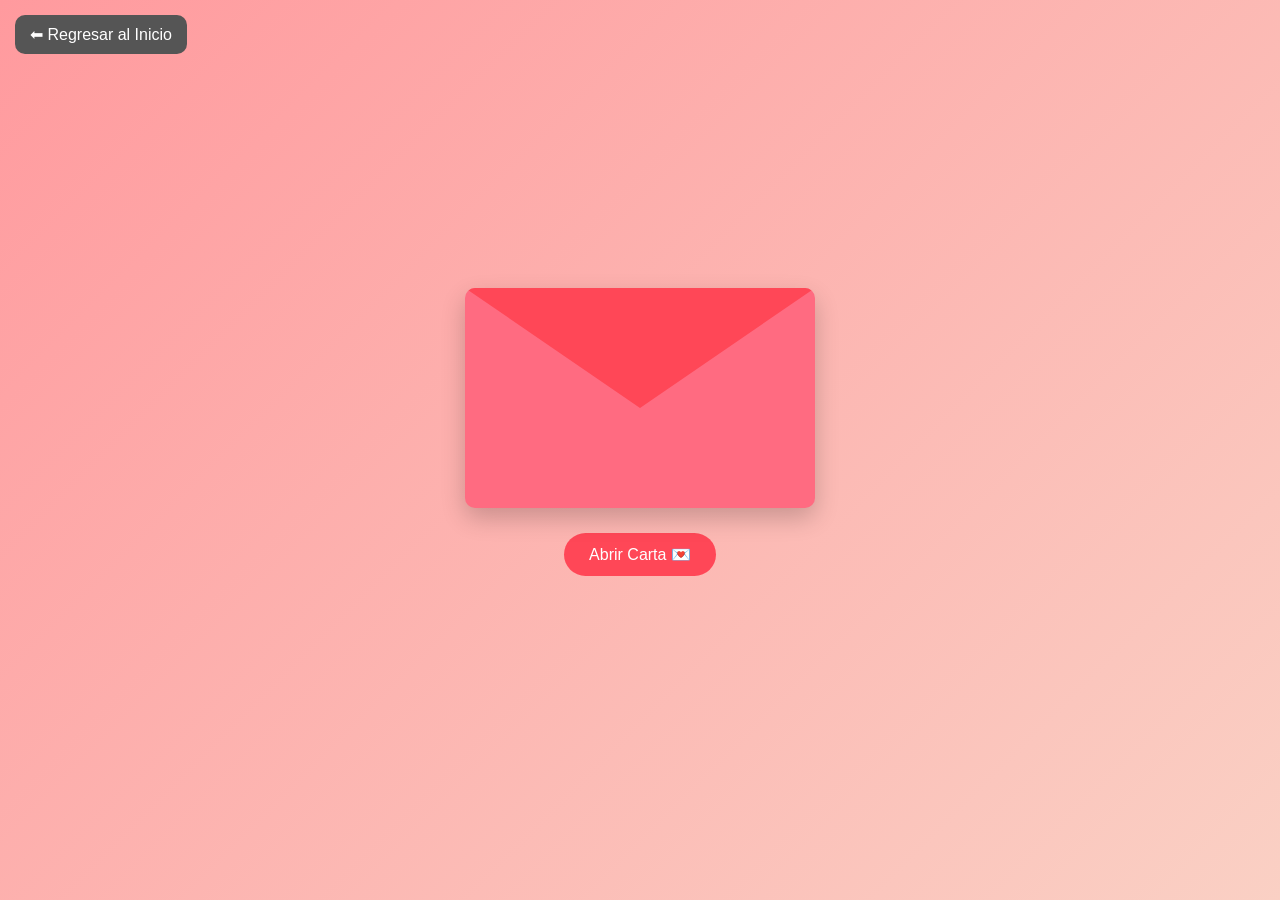
<file: pag/carta.html>
<!DOCTYPE html>
<html lang="es">
	<head>
    	<meta charset="UTF-8">
    	<meta name="viewport" content="width=device-width, initial-scale=1.0">
    	<title>Una historia para Jazmín</title>

    	<link rel="stylesheet" href="../css/carta.css">
	</head>
	<body>

   		<!-- Corazones flotando de fondo (los crea el JS) -->
   		<div class="corazones" id="corazones"></div>

   		<header>
        	<a href="../index.html" class="btn-regresar">⬅ Regresar al Inicio</a>
    	</header>

    	<div class="contenedor">

        	<!-- ========== PORTADA: EL SOBRE ========== -->
        	<div class="portada" id="portada">

            	<div class="sobre" id="sobre">
                	<div class="tapa"></div>
                	<div class="carta">
                    	<h2>💖 Para Jazmín 💖</h2>
                    	<p class="intro">Hice una pequeña historia para ti...<br>Ábrela despacito 🥹</p>
                	</div>
            	</div>

            	<button id="btnAbrir" onclick="abrirCarta()">Abrir Carta 💌</button>

        	</div>

        	<!-- ========== LA HISTORIA ========== -->
        	<div class="historia" id="historia">

            	<!-- Escenario animado -->
            	<div class="escenario e1" id="escenario">

                	<div class="fondo dia"></div>
                	<div class="fondo tarde"></div>
                	<div class="fondo alba"></div>

                	<div class="sol"></div>

                	<div class="nube n1">☁️</div>
                	<div class="nube n2">☁️</div>
                	<div class="nube n3">☁️</div>

                	<div class="colegio">🏫</div>
                	<div class="tiempo">📅 Pasaron unas semanas...</div>

                	<div class="suelo"></div>

                	<!-- ROHYS: pelo afro mediano, piel clara, uniforme -->
                	<div class="personaje rohys">
                    	<span class="emo"></span>
                    	<svg viewBox="0 0 100 170" xmlns="http://www.w3.org/2000/svg">
                        	<!-- afro (atrás) -->
                        	<g fill="#2a1a12">
                            	<circle cx="50" cy="30" r="21"/>
                            	<circle cx="30" cy="40" r="16"/>
                            	<circle cx="70" cy="40" r="16"/>
                            	<circle cx="25" cy="58" r="10"/>
                            	<circle cx="75" cy="58" r="10"/>
                            	<circle cx="38" cy="24" r="14"/>
                            	<circle cx="62" cy="24" r="14"/>
                        	</g>
                        	<!-- piernas -->
                        	<g class="pierna izq">
                            	<rect x="38" y="125" width="10" height="33" rx="4" class="pantalon"/>
                            	<ellipse cx="42" cy="160" rx="9" ry="4.5" fill="#2b2b2b"/>
                        	</g>
                        	<g class="pierna der">
                            	<rect x="52" y="125" width="10" height="33" rx="4" class="pantalon"/>
                            	<ellipse cx="58" cy="160" rx="9" ry="4.5" fill="#2b2b2b"/>
                        	</g>
                        	<!-- brazos -->
                        	<rect x="20" y="84" width="10" height="34" rx="5" fill="#ffe0cc" transform="rotate(6 25 86)"/>
                        	<rect x="70" y="84" width="10" height="34" rx="5" fill="#ffe0cc" transform="rotate(-6 75 86)"/>
                        	<!-- camisa del uniforme -->
                        	<rect x="30" y="82" width="40" height="50" rx="10" class="camisa"/>
                        	<rect x="19" y="82" width="13" height="16" rx="6" class="camisa" transform="rotate(6 25 86)"/>
                        	<rect x="68" y="82" width="13" height="16" rx="6" class="camisa" transform="rotate(-6 75 86)"/>
                        	<path d="M42 82 L50 92 L58 82" class="cuello-uni"/>
                        	<!-- cuello y cara -->
                        	<rect x="45" y="72" width="10" height="12" fill="#ffe0cc"/>
                        	<circle cx="50" cy="55" r="22" fill="#ffe0cc"/>
                        	<!-- pelo de adelante -->
                        	<g fill="#2a1a12">
                            	<circle cx="38" cy="38" r="9"/>
                            	<circle cx="50" cy="34" r="10"/>
                            	<circle cx="62" cy="38" r="9"/>
                            	<circle cx="30" cy="48" r="6"/>
                            	<circle cx="70" cy="48" r="6"/>
                        	</g>
                        	<g class="ojos">
                            	<circle cx="42" cy="56" r="2.8" fill="#1f130b"/>
                            	<circle cx="58" cy="56" r="2.8" fill="#1f130b"/>
                        	</g>
                        	<circle cx="36" cy="64" r="4" fill="#ff9bb0" opacity=".45"/>
                        	<circle cx="64" cy="64" r="4" fill="#ff9bb0" opacity=".45"/>
                        	<path d="M43 64 Q50 70 57 64" stroke="#8a4a3a" stroke-width="2" fill="none" stroke-linecap="round"/>
                    	</svg>
                	</div>

                	<!-- MAHULY: pelo rizado dorado, piel clara, un poco baja, uniforme -->
                	<div class="personaje mahuly">
                    	<span class="emo"></span>
                    	<svg viewBox="0 0 100 170" xmlns="http://www.w3.org/2000/svg">
                        	<!-- pelo rizado de atrás -->
                        	<g fill="#e2ad1f">
                            	<circle cx="27" cy="48" r="14"/>
                            	<circle cx="73" cy="48" r="14"/>
                            	<circle cx="20" cy="68" r="12"/>
                            	<circle cx="80" cy="68" r="12"/>
                            	<circle cx="24" cy="88" r="11"/>
                            	<circle cx="76" cy="88" r="11"/>
                            	<circle cx="34" cy="28" r="14"/>
                            	<circle cx="66" cy="28" r="14"/>
                            	<circle cx="50" cy="22" r="15"/>
                        	</g>
                        	<!-- piernas -->
                        	<g class="pierna izq">
                            	<rect x="39" y="128" width="9" height="30" rx="4" class="pantalon"/>
                            	<ellipse cx="42" cy="160" rx="8" ry="4.5" fill="#2b2b2b"/>
                        	</g>
                        	<g class="pierna der">
                            	<rect x="52" y="128" width="9" height="30" rx="4" class="pantalon"/>
                            	<ellipse cx="58" cy="160" rx="8" ry="4.5" fill="#2b2b2b"/>
                        	</g>
                        	<!-- brazos -->
                        	<rect x="22" y="86" width="9" height="30" rx="4.5" fill="#ffe3d3" transform="rotate(8 26 88)"/>
                        	<rect x="69" y="86" width="9" height="30" rx="4.5" fill="#ffe3d3" transform="rotate(-8 74 88)"/>
                        	<!-- camisa del uniforme -->
                        	<rect x="32" y="84" width="36" height="48" rx="9" class="camisa"/>
                        	<rect x="21" y="84" width="12" height="15" rx="6" class="camisa" transform="rotate(8 26 88)"/>
                        	<rect x="67" y="84" width="12" height="15" rx="6" class="camisa" transform="rotate(-8 74 88)"/>
                        	<path d="M43 84 L50 93 L57 84" class="cuello-uni"/>
                        	<!-- cuello y cara -->
                        	<rect x="45" y="74" width="10" height="12" fill="#ffe3d3"/>
                        	<circle cx="50" cy="55" r="24" fill="#ffe3d3"/>
                        	<!-- flequillo rizado -->
                        	<g fill="#e2ad1f">
                            	<circle cx="36" cy="38" r="9"/>
                            	<circle cx="48" cy="33" r="10"/>
                            	<circle cx="61" cy="35" r="9"/>
                            	<circle cx="70" cy="44" r="7"/>
                            	<circle cx="30" cy="47" r="7"/>
                        	</g>
                        	<g class="ojos">
                            	<circle cx="42" cy="56" r="2.8" fill="#3b2415"/>
                            	<circle cx="58" cy="56" r="2.8" fill="#3b2415"/>
                        	</g>
                        	<circle cx="36" cy="65" r="4" fill="#ff9bb0" opacity=".55"/>
                        	<circle cx="64" cy="65" r="4" fill="#ff9bb0" opacity=".55"/>
                        	<path d="M43 65 Q50 72 57 65" stroke="#b3475f" stroke-width="2" fill="none" stroke-linecap="round"/>
                    	</svg>
                	</div>

                	<!-- THIAGO: pelo casi ondulado, moreno claro, alto, uniforme -->
                	<div class="personaje tiago">
                    	<span class="emo"></span>
                    	<svg viewBox="0 0 100 170" xmlns="http://www.w3.org/2000/svg">
                        	<!-- piernas -->
                        	<g class="pierna izq">
                            	<rect x="38" y="125" width="10" height="33" rx="4" class="pantalon"/>
                            	<ellipse cx="42" cy="160" rx="9" ry="4.5" fill="#2b2b2b"/>
                        	</g>
                        	<g class="pierna der">
                            	<rect x="52" y="125" width="10" height="33" rx="4" class="pantalon"/>
                            	<ellipse cx="58" cy="160" rx="9" ry="4.5" fill="#2b2b2b"/>
                        	</g>
                        	<!-- brazos -->
                        	<rect x="20" y="84" width="10" height="34" rx="5" fill="#d6a074" transform="rotate(6 25 86)"/>
                        	<rect x="70" y="84" width="10" height="34" rx="5" fill="#d6a074" transform="rotate(-6 75 86)"/>
                        	<!-- camisa del uniforme -->
                        	<rect x="30" y="82" width="40" height="50" rx="10" class="camisa"/>
                        	<rect x="19" y="82" width="13" height="16" rx="6" class="camisa" transform="rotate(6 25 86)"/>
                        	<rect x="68" y="82" width="13" height="16" rx="6" class="camisa" transform="rotate(-6 75 86)"/>
                        	<path d="M42 82 L50 92 L58 82" class="cuello-uni"/>
                        	<!-- cuello y cara -->
                        	<rect x="45" y="72" width="10" height="12" fill="#d6a074"/>
                        	<circle cx="50" cy="54" r="23" fill="#d6a074"/>
                        	<!-- pelo casi ondulado -->
                        	<path d="M26 54 C22 26 38 18 52 19 C68 19 80 30 74 54 C70 44 66 38 50 38 C36 38 30 44 26 54 Z" fill="#241811"/>
                        	<rect x="25" y="46" width="5" height="14" rx="2" fill="#241811"/>
                        	<rect x="70" y="46" width="5" height="14" rx="2" fill="#241811"/>
                        	<g stroke="#4a362a" stroke-width="1.6" fill="none" stroke-linecap="round">
                            	<path d="M32 30 q4 -5 8 0 t8 0 t8 0 t8 0"/>
                            	<path d="M36 38 q3 -4 6 0 t6 0 t6 0 t6 0"/>
                        	</g>
                        	<g class="ojos">
                            	<circle cx="42" cy="55" r="2.8" fill="#1f130b"/>
                            	<circle cx="58" cy="55" r="2.8" fill="#1f130b"/>
                        	</g>
                        	<path d="M38 48 L46 48" stroke="#241811" stroke-width="2" stroke-linecap="round"/>
                        	<path d="M54 48 L62 48" stroke="#241811" stroke-width="2" stroke-linecap="round"/>
                        	<circle cx="36" cy="64" r="4" fill="#e58a7a" opacity=".5"/>
                        	<circle cx="64" cy="64" r="4" fill="#e58a7a" opacity=".5"/>
                        	<path d="M43 64 Q50 71 57 64" stroke="#7a3b2a" stroke-width="2" fill="none" stroke-linecap="round"/>
                    	</svg>
                	</div>

                	<div class="corazon-grande">💖</div>
                	<div class="latidos" id="latidos"></div>

            	</div>

            	<!-- Hoja de papel con el texto -->
            	<div class="papel">
                	<h2>💖 Para Jazmín 💖</h2>
                	<p id="mensaje"></p>

                	<div class="firma" id="firma">
                    	Con cariño,<br>
                    	Thiago ❤️
                	</div>

                	<div class="puntos" id="puntos"></div>
                	<button id="btnSig" class="btn-sig" onclick="siguiente()">Siguiente ▶</button>
            	</div>

            	<!-- Pregunta final -->
            	<div class="opciones" id="opciones">
                	<p class="pregunta">¿Quieres seguir escribiendo esta historia conmigo? 💖</p>
                	<button class="op" onclick="responder('Sí, siempre 💖')">💖 Sí, siempre</button>
                	<button class="op" onclick="responder('Mil veces sí 💕')">💕 Mil veces sí</button>
                	<button class="op" onclick="responder('Contigo hasta el final 🥰')">🥰 Contigo hasta el final</button>
            	</div>

            	<p id="respuesta" class="respuesta"></p>

            	<p class="nota-final" id="notaFinal">Jazmín, eres lo mejor que me ha pasado 💖</p>

        	</div>

    	</div>

    	<script src="../js/carta.js"></script>

    </body>

</html>
</file>
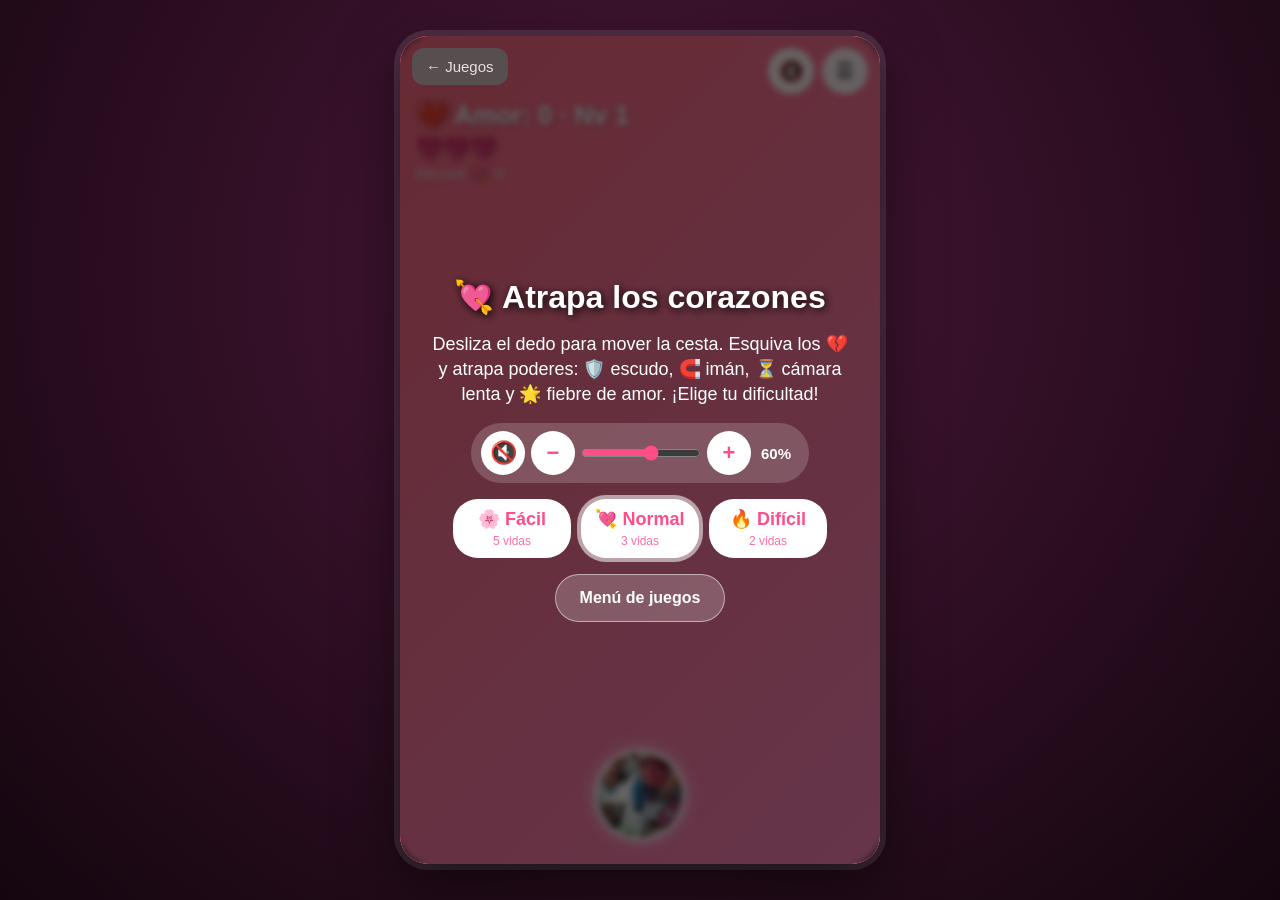
<file: pag/corazones.html>
<!DOCTYPE html>
<html lang="es">
<head>
    <meta charset="UTF-8">
    <meta name="viewport" content="width=device-width, initial-scale=1.0, maximum-scale=1.0, user-scalable=no, viewport-fit=cover">
    <meta name="theme-color" content="#ff6b81">
    <title>Atrapa los corazones 💘</title>
    <link rel="stylesheet" href="../css/corazones.css">
</head>
<body>

<div id="game">

    <a href="minijuego.html" class="btn-regresar">← Juegos</a>

    <div id="controls">
        <button id="musicBtn" type="button" aria-label="Música" aria-pressed="false">🔇</button>
        <button id="menuBtn" type="button" aria-label="Pausa">☰</button>
    </div>

    <div id="hud">
        <div id="score"></div>
        <div id="lives"></div>
        <div id="best"></div>
        <div id="status"></div>
    </div>

    <div id="message"></div>

    <div id="basket"><img src="../img/juntos.jpg" alt="Cesta"></div>

    <div id="overlay">
        <h2 id="overlayTitle"></h2>
        <p id="overlayText"></p>

        <div id="volumeBox">
            <button id="volMute" type="button" aria-label="Silenciar">🔇</button>
            <button id="volDown" type="button" aria-label="Bajar volumen">−</button>
            <input id="volSlider" type="range" min="0" max="100" step="5" aria-label="Volumen">
            <button id="volUp" type="button" aria-label="Subir volumen">+</button>
            <span id="volValue"></span>
        </div>

        <div id="dificultades" class="botones">
            <button type="button" data-dif="facil">🌸 Fácil<small></small></button>
            <button type="button" data-dif="normal">💘 Normal<small></small></button>
            <button type="button" data-dif="dificil">🔥 Difícil<small></small></button>
        </div>

        <div class="botones">
            <button id="btnContinue" type="button"></button>
            <button id="btnRestart" type="button"></button>
            <button id="btnCambiar" type="button">Cambiar dificultad</button>
            <a class="btn-menu" href="minijuego.html">Menú de juegos</a>
        </div>
    </div>

    <!-- Cambia la ruta si tu canción tiene otro nombre o carpeta -->
    <audio id="musica" loop preload="auto" src="../musica/musica.mp3"></audio>

</div>

<script src="../js/corazones.js"></script>
</body>
</html>
</file>
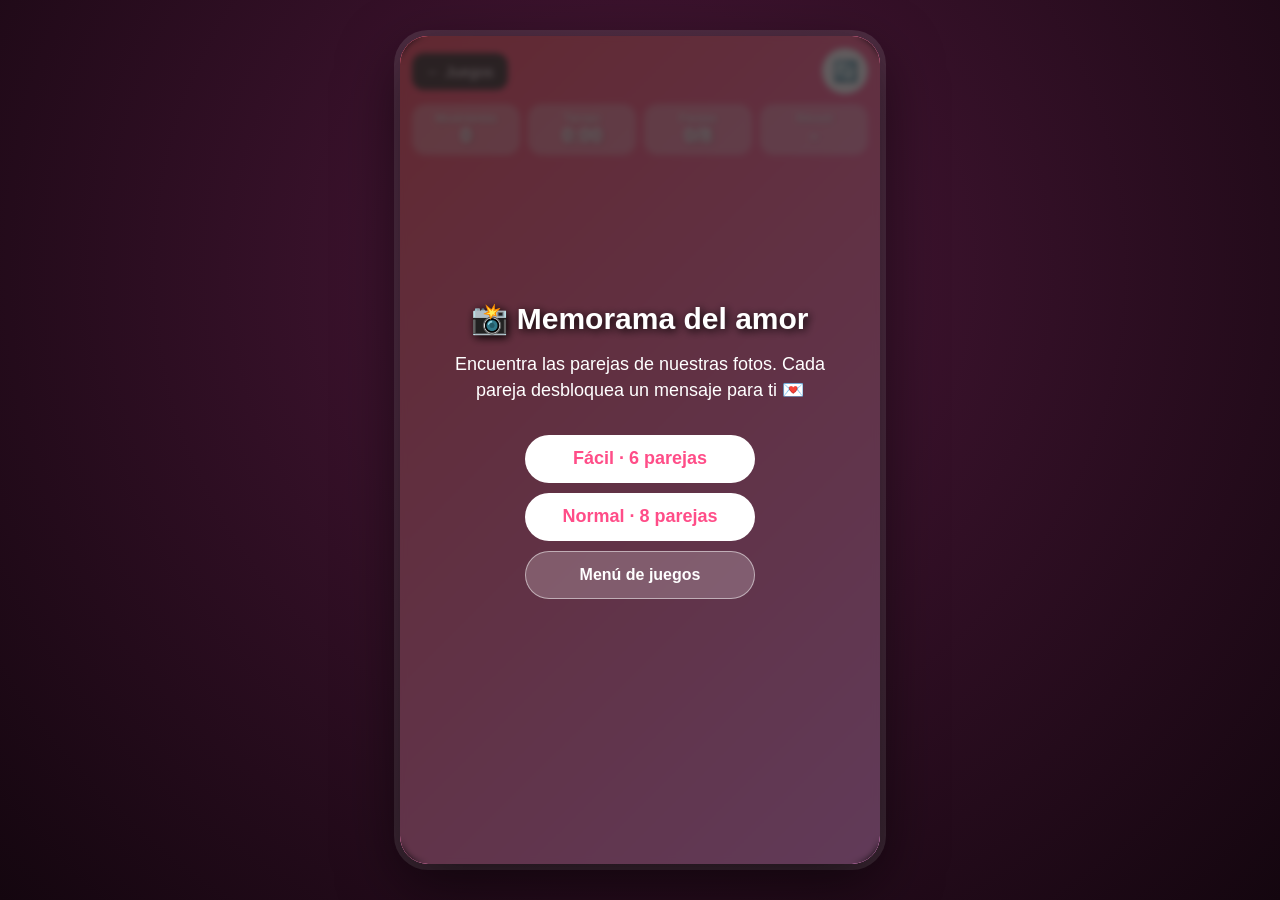
<file: pag/memorama.html>
<!DOCTYPE html>
<html lang="es">
<head>
    <meta charset="UTF-8">
    <meta name="viewport" content="width=device-width, initial-scale=1.0, maximum-scale=1.0, user-scalable=no, viewport-fit=cover">
    <meta name="theme-color" content="#ff6b81">
    <title>Memorama del amor 📸</title>
    <link rel="stylesheet" href="../css/memorama.css">
</head>
<body>

<div id="app">

    <div class="barra">
        <a href="minijuego.html" class="btn-regresar">← Juegos</a>
        <button id="btnReiniciar" type="button" aria-label="Reiniciar partida">🔄</button>
    </div>

    <div id="hud">
        <div class="dato"><span>Movimientos</span><b id="movs">0</b></div>
        <div class="dato"><span>Tiempo</span><b id="tiempo">0:00</b></div>
        <div class="dato"><span>Parejas</span><b id="parejas">0/8</b></div>
        <div class="dato"><span>Récord</span><b id="record">-</b></div>
    </div>

    <div id="tablero" class="c4"></div>

    <p id="mensaje"></p>

    <div id="overlay">
        <h2 id="ovTitulo"></h2>
        <p id="ovTexto"></p>
        <div id="ovEstrellas"></div>
        <div id="ovBotones" class="botones"></div>
    </div>

</div>

<script src="../js/memorama.js"></script>
</body>
</html>
</file>
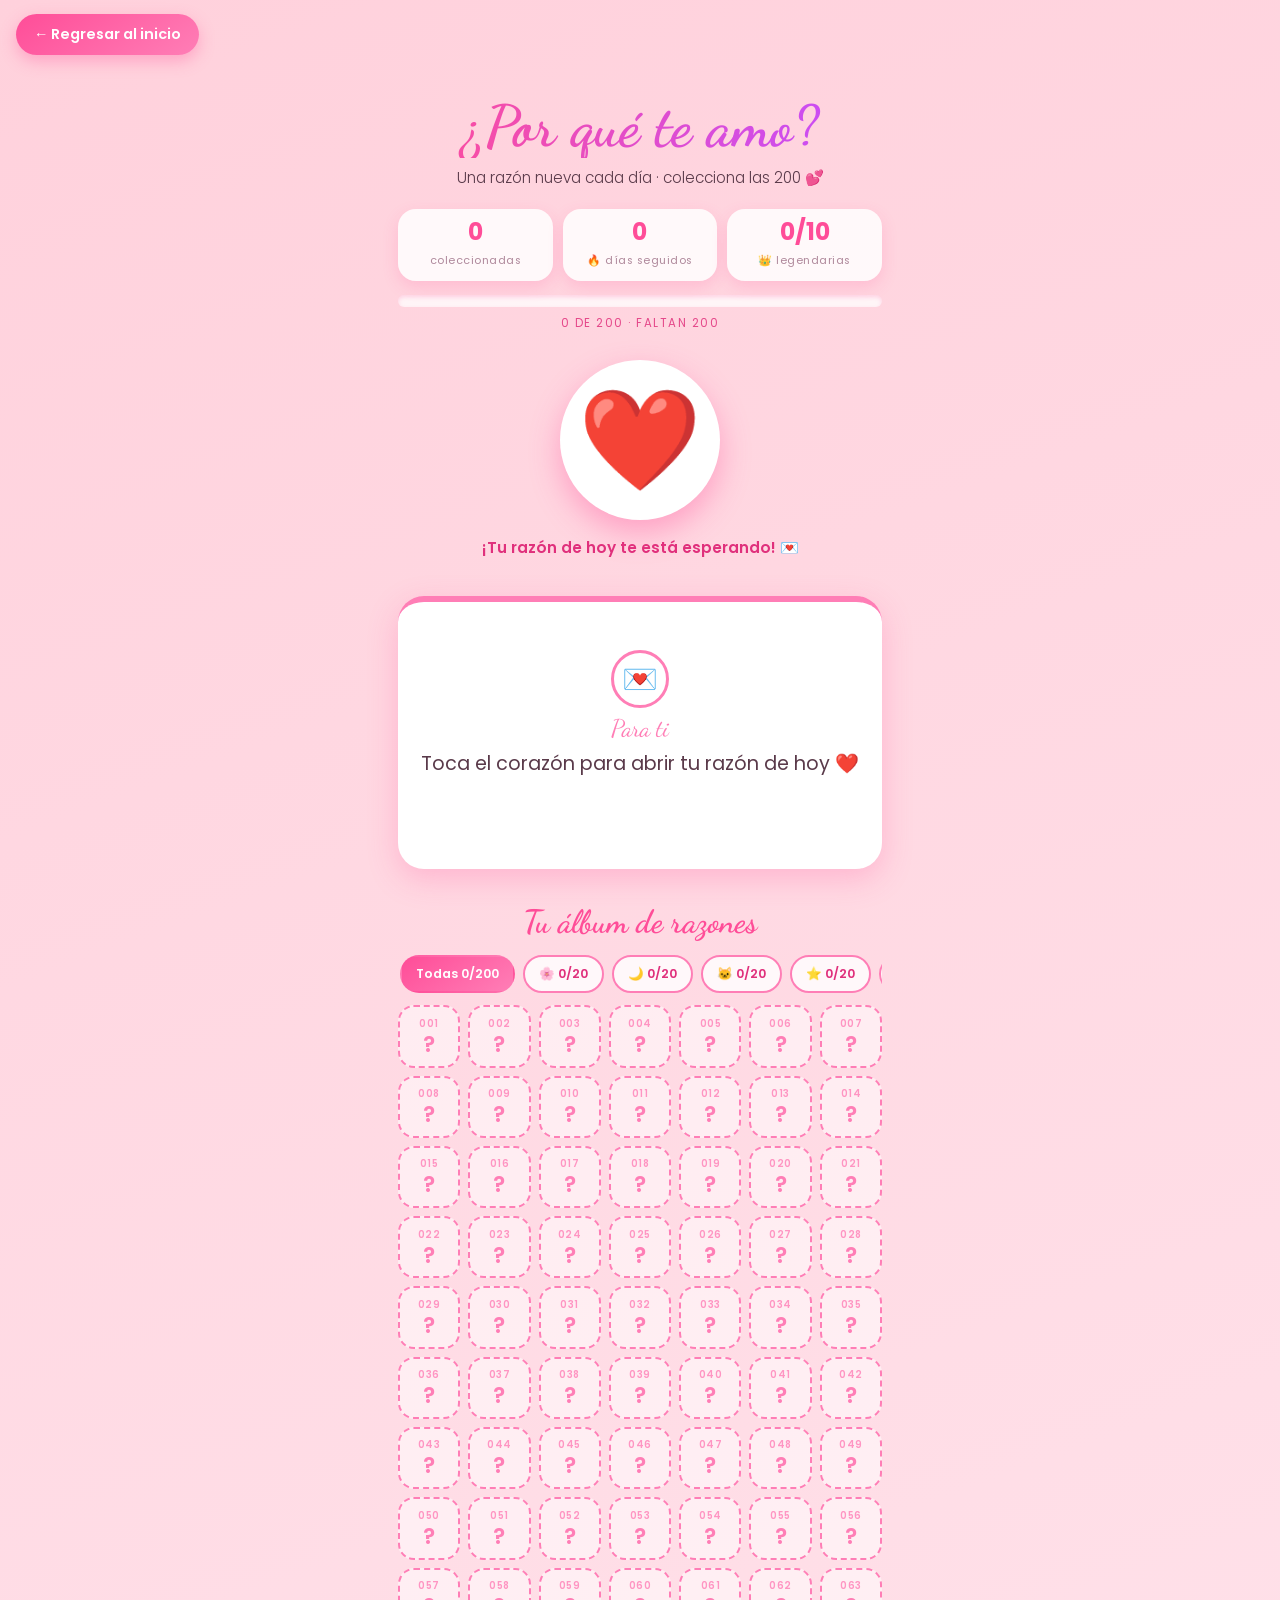
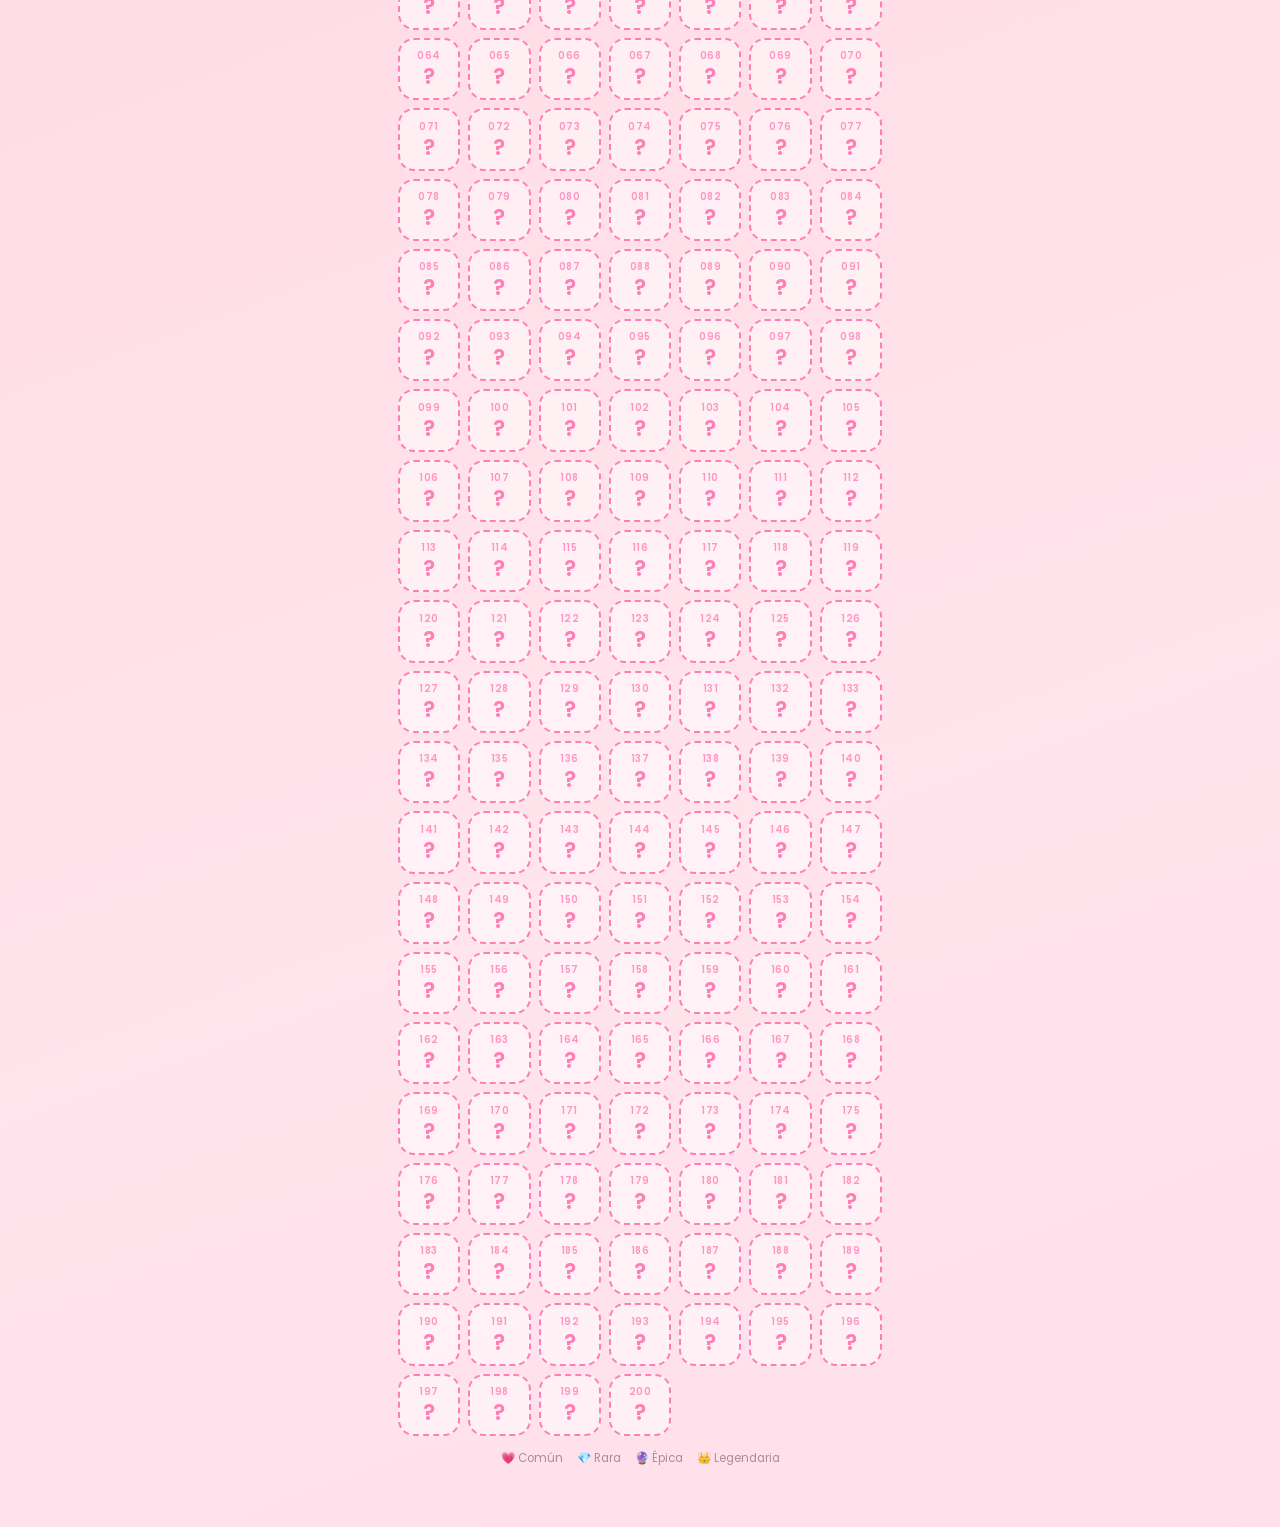
<file: pag/pqtm.html>
<!DOCTYPE html>
<html lang="es">
<head>
	<meta charset="utf-8">
	<meta name="viewport" content="width=device-width, initial-scale=1, viewport-fit=cover">
	<meta name="theme-color" content="#ff4d98">
	<title>¿Por qué te amo? 💌</title>

	<link rel="preconnect" href="https://fonts.googleapis.com">
	<link rel="preconnect" href="https://fonts.gstatic.com" crossorigin>
	<link href="https://fonts.googleapis.com/css2?family=Dancing+Script:wght@600;700&family=Poppins:wght@300;400;600&display=swap" rel="stylesheet">
	<link rel="stylesheet" href="../css/pqtm.css">
</head>
<body>
	<header>
		<a href="../index.html" class="btn-regresar">← Regresar al inicio</a>
	</header>

	<section class="love-section">
		<h1>¿Por qué te amo?</h1>
		<p class="subtitulo">Una razón nueva cada día · colecciona las <span class="n-total">200</span> 💕</p>

		<!-- Estadísticas -->
		<div class="stats">
			<div class="stat"><b id="st-total">0</b><span>coleccionadas</span></div>
			<div class="stat"><b id="st-racha">0</b><span>🔥 días seguidos</span></div>
			<div class="stat"><b id="st-leg">0</b><span>👑 legendarias</span></div>
		</div>

		<div class="barra" role="progressbar" aria-valuemin="0" aria-valuemax="200" aria-valuenow="0" id="barra">
			<div class="relleno" id="relleno"></div>
		</div>
		<p id="contador-razones" class="contador-razones"></p>

		<!-- Razón de hoy -->
		<div class="heart-wrap" id="heart-wrap">
			<span class="onda"></span>
			<span class="onda o2"></span>
			<button type="button" id="heart-btn" class="heart-btn" aria-label="Abrir mi razón de hoy">❤️</button>
		</div>
		<p id="hoy-estado" class="hoy-estado"></p>
		<p id="cuenta" class="cuenta"></p>

		<div id="carta" class="tarjeta" aria-live="polite"></div>

		<!-- Álbum -->
		<h2 class="album-titulo">Tu álbum de razones</h2>
		<div id="filtros" class="filtros"></div>
		<div id="album" class="album"></div>
		<p class="leyenda">
			<span>💗 Común</span> <span>💎 Rara</span> <span>🔮 Épica</span> <span>👑 Legendaria</span>
		</p>
	</section>

	<!-- Ver una razón del álbum -->
	<div id="visor" class="modal" hidden>
		<div class="modal-caja">
			<div id="visor-tarjeta" class="tarjeta"></div>
			<button type="button" id="cerrar-visor" class="btn-cerrar">Cerrar</button>
		</div>
	</div>

	<!-- Colección completa -->
	<div id="sorpresa" class="modal" hidden>
		<div class="sorpresa-tarjeta" role="dialog" aria-modal="true" aria-labelledby="sorpresa-titulo">
			<div class="sorpresa-emoji">🏆</div>
			<h2 id="sorpresa-titulo">¡Completaste la colección!</h2>
			<p>Descubriste las <span class="n-total">200</span> razones, una por una, día tras día. Pero te cuento un secreto: nunca van a ser suficientes, porque cada día me enamoro de ti por una razón nueva. 💖</p>
			<button type="button" id="cerrar-sorpresa" class="btn-cerrar">Seguir leyendo 💕</button>
		</div>
	</div>

	<div id="toast" class="toast" role="status" aria-live="polite"></div>

	<script src="../js/razones.js"></script>
	<script src="../js/pqtm.js"></script>
</body>
</html>
</file>
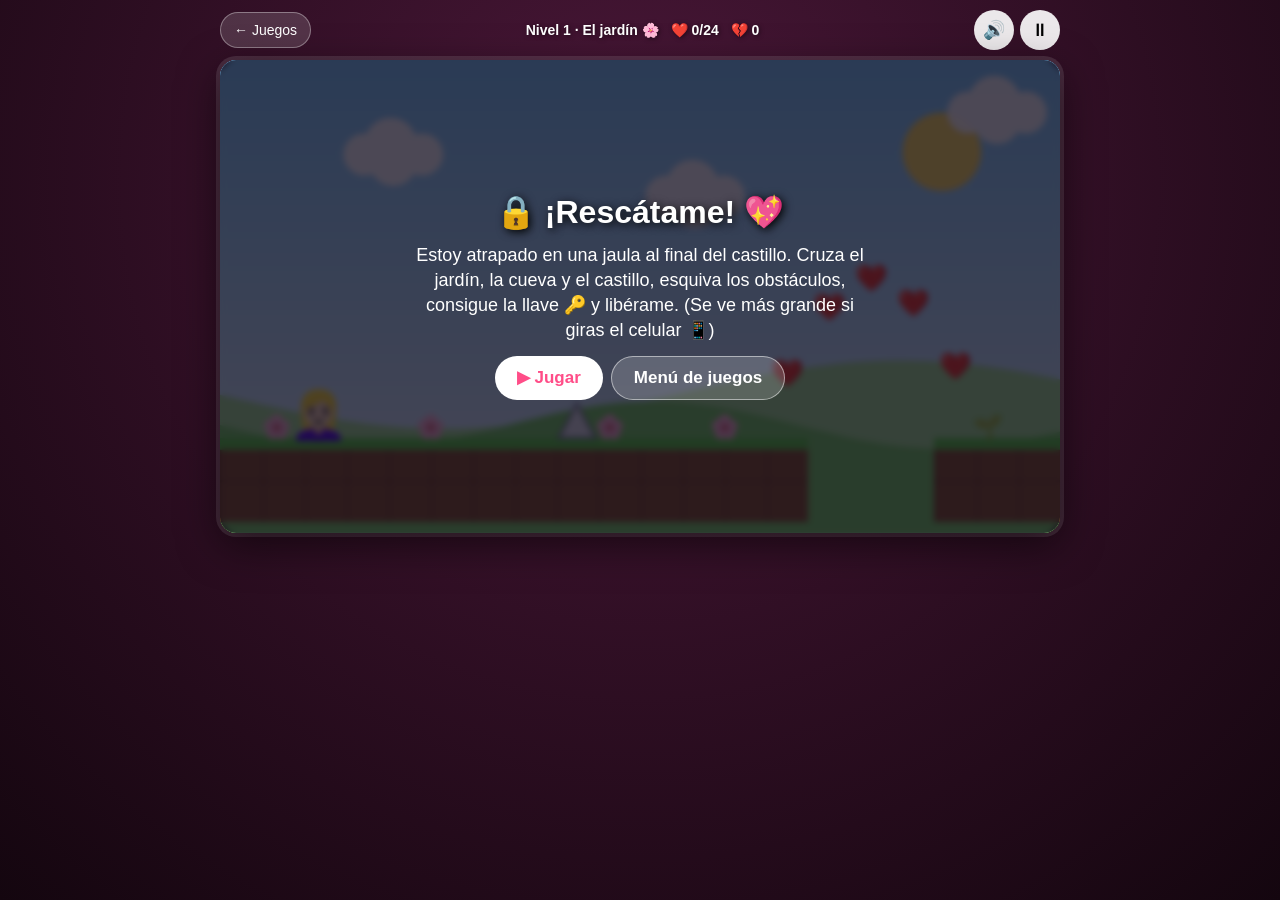
<file: pag/rescate.html>
<!DOCTYPE html>
<html lang="es">
<head>
    <meta charset="UTF-8">
    <meta name="viewport" content="width=device-width, initial-scale=1.0, maximum-scale=1.0, user-scalable=no, viewport-fit=cover">
    <meta name="theme-color" content="#1b1030">
    <title>Rescátame 🔒💖</title>
    <link rel="stylesheet" href="../css/rescate.css">
</head>
<body>

<div id="app">

    <div class="barra">
        <a href="minijuego.html" class="btn-regresar">← Juegos</a>
        <div id="info">
            <span id="nivelTxt">Nivel 1</span>
            <span id="corazonesTxt">❤️ 0/0</span>
            <span id="caidasTxt">💔 0</span>
            <span id="llaveTxt" hidden>🔑</span>
        </div>
        <div class="botonesBarra">
            <button id="btnSonido" type="button" aria-label="Sonido">🔊</button>
            <button id="btnPausa" type="button" aria-label="Pausa">⏸</button>
        </div>
    </div>

    <div id="pantalla">
        <canvas id="lienzo" width="640" height="360"></canvas>
        <div id="aviso"></div>

        <div id="overlay">
            <h2 id="ovTitulo"></h2>
            <p id="ovTexto"></p>
            <div id="ovBotones"></div>
        </div>
    </div>

    <div id="controles">
        <div class="direcciones">
            <button id="bIzq" class="ctl" type="button" aria-label="Izquierda">◀</button>
            <button id="bDer" class="ctl" type="button" aria-label="Derecha">▶</button>
        </div>
        <button id="bSalto" class="ctl salto" type="button" aria-label="Saltar">⬆</button>
    </div>

</div>

<script src="../js/rescate.js"></script>
</body>
</html>
</file>
<file: css/carta.css>
*{
    margin:0;
    padding:0;
    box-sizing:border-box;
}

body{
    min-height:100vh;
    background:linear-gradient(135deg,#ff9a9e,#fad0c4);
    font-family:Arial,sans-serif;
    overflow-x:hidden;
}

header{
    padding:15px;
    position:relative;
    z-index:2;
}

.btn-regresar{
    display:inline-block;
    background:#555;
    color:white;
    padding:10px 15px;
    border-radius:10px;
    text-decoration:none;
    transition:.3s;
}

.btn-regresar:hover{
    background:#ff4d88;
}

.contenedor{
    min-height:85vh;
    display:flex;
    flex-direction:column;
    justify-content:center;
    align-items:center;
    padding-bottom:40px;
    position:relative;
    z-index:2;
}

/* ---------- CORAZONES DE FONDO ---------- */

.corazones{
    position:fixed;
    inset:0;
    pointer-events:none;
    z-index:1;
    overflow:hidden;
}

.corazon{
    position:absolute;
    bottom:-40px;
    animation:subir linear forwards;
    opacity:.8;
}

@keyframes subir{
    to{
        transform:translateY(-110vh) rotate(25deg);
        opacity:0;
    }
}

/* ---------- PORTADA: SOBRE ---------- */

.portada{
    display:flex;
    flex-direction:column;
    align-items:center;
    transition:opacity .8s, transform .8s;
}

.portada.salir{
    opacity:0;
    transform:scale(.92);
}

.sobre{
    position:relative;
    width:350px;
    max-width:92vw;
    height:220px;
    background:#ff6b81;
    border-radius:10px;
    overflow:hidden;
    box-shadow:0 10px 25px rgba(0,0,0,0.2);
}

.tapa{
    position:absolute;
    top:0;
    left:0;
    width:0;
    height:0;
    border-left:175px solid transparent;
    border-right:175px solid transparent;
    border-top:120px solid #ff4757;
    transform-origin:top;
    transition:1s;
    z-index:3;
}

.carta{
    position:absolute;
    width:90%;
    height:180px;
    background:white;
    left:5%;
    top:100%;
    border-radius:10px;
    padding:15px;
    transition:1s;
    overflow-y:auto;
}

.sobre.abierto .tapa{
    transform:rotateX(180deg);
}

.sobre.abierto .carta{
    top:10px;
}

h2{
    color:#ff4d6d;
    margin-bottom:10px;
}

.intro{
    color:#444;
    line-height:1.6;
    font-size:15px;
}

button{
    margin-top:25px;
    padding:12px 25px;
    border:none;
    border-radius:30px;
    background:#ff4757;
    color:white;
    cursor:pointer;
    font-size:16px;
    transition:.3s;
}

button:hover{
    transform:scale(1.05);
}

button:disabled{
    opacity:.6;
    cursor:default;
}

/* ---------- HISTORIA ---------- */

.historia{
    display:none;
    width:94vw;
    max-width:420px;
}

.historia.visible{
    display:block;
    animation:aparecer 1s;
}

@keyframes aparecer{
    from{opacity:0; transform:translateY(10px);}
    to{opacity:1; transform:translateY(0);}
}

/* ---------- ESCENARIO ---------- */

.escenario{
    position:relative;
    height:270px;
    border-radius:20px;
    overflow:hidden;
    box-shadow:0 10px 25px rgba(0,0,0,.25);
}

.fondo{
    position:absolute;
    inset:0;
    opacity:0;
    transition:opacity 2s;
}

.fondo.dia{ background:linear-gradient(#7ec8ff,#d9f2ff); }
.fondo.tarde{ background:linear-gradient(#ff7e5f,#feb47b 60%,#ffd9a8); }
.fondo.alba{ background:linear-gradient(#ff8fbd,#ffe3ee); }

/* Escenas 1 y 2: 6:20 pm, atardecer / 3, 4 y 5: recreo de día
   6 y 7: atardecer / 8: final rosado */
.e1 .tarde, .e2 .tarde, .e6 .tarde, .e7 .tarde{ opacity:1; }
.e3 .dia, .e4 .dia, .e5 .dia{ opacity:1; }
.e8 .alba{ opacity:1; }

/* sol */

.sol{
    position:absolute;
    top:22px;
    right:28px;
    width:50px;
    height:50px;
    border-radius:50%;
    background:#ffe45c;
    box-shadow:0 0 30px #ffe45c;
    transition:all 2.5s;
}

.e1 .sol, .e2 .sol, .e6 .sol, .e7 .sol{
    top:120px;
    background:#ff7b3a;
    box-shadow:0 0 35px #ff7b3a;
}

.e8 .sol{
    top:20px;
    right:40%;
    background:#fff3b0;
    box-shadow:0 0 40px #fff3b0;
}

/* nubes */

.nube{
    position:absolute;
    font-size:44px;
    opacity:.9;
    animation:deriva linear infinite;
}

.n1{ top:18px; left:-60px; animation-duration:45s; }
.n2{ top:70px; left:-60px; animation-duration:60s; animation-delay:-20s; font-size:34px; }
.n3{ top:40px; left:-60px; animation-duration:75s; animation-delay:-40s; font-size:28px; }

@keyframes deriva{
    from{ transform:translateX(0); }
    to{ transform:translateX(520px); }
}

/* colegio de fondo (escenas 1 a 5) */

.colegio{
    position:absolute;
    left:50%;
    margin-left:-40px;
    bottom:28px;
    font-size:80px;
    line-height:1;
    opacity:0;
    transition:opacity 1.5s;
}

.e1 .colegio, .e2 .colegio, .e3 .colegio, .e4 .colegio, .e5 .colegio{
    opacity:.9;
}

/* cartel "pasaron unas semanas" (escena 5) */

.tiempo{
    position:absolute;
    top:14px;
    left:50%;
    transform:translateX(-50%) scale(.8);
    background:rgba(255,255,255,.9);
    color:#ff4d6d;
    font-weight:bold;
    font-size:14px;
    padding:6px 14px;
    border-radius:20px;
    white-space:nowrap;
    opacity:0;
    transition:opacity .8s, transform .8s;
    z-index:6;
}

.e5 .tiempo{
    opacity:1;
    transform:translateX(-50%) scale(1);
}

/* suelo */

.suelo{
    position:absolute;
    left:0;
    right:0;
    bottom:0;
    height:34px;
    background:#7bd36a;
    transition:background 2s;
}

.e1 .suelo, .e2 .suelo, .e6 .suelo, .e7 .suelo{ background:#9bb347; }
.e8 .suelo{ background:#8fd68a; }

/* ---------- PERSONAJES ---------- */

.personaje{
    position:absolute;
    bottom:26px;
    transition:left 2.6s ease-in-out, opacity 1s;
}

/* Thiago es el más alto; Mahuly y Rohys miden lo mismo */
.tiago{ width:27%; z-index:4; }
.mahuly{ width:22%; z-index:3; }
.rohys{ width:22%; z-index:3; opacity:0; }

.personaje svg{
    display:block;
    width:100%;
    height:auto;
    transform-origin:bottom center;
    animation:respira 3s ease-in-out infinite;
}

@keyframes respira{
    50%{ transform:scaleY(1.02); }
}

/* uniforme del colegio (igual para los tres): cambia los colores aquí */
.camisa{ fill:#8fd0f5; stroke:#5fb2e0; stroke-width:1; }
.pantalon{ fill:#2f3e73; }
.cuello-uni{ fill:none; stroke:#2f3e73; stroke-width:3; stroke-linejoin:round; stroke-linecap:round; }

/* posiciones en cada escena */

.e1 .tiago{ left:4%; }
.e1 .rohys{ left:30%; opacity:1; }
.e1 .mahuly{ left:74%; }

.e2 .tiago{ left:42%; }
.e2 .rohys{ left:18%; opacity:1; }
.e2 .mahuly{ left:72%; }
.e2.huye .mahuly{ left:115%; }

.e3 .tiago{ left:18%; }
.e3 .mahuly{ left:56%; }
.e3 .rohys{ left:6%; }

.e4 .tiago, .e5 .tiago, .e6 .tiago, .e7 .tiago{ left:26%; }
.e4 .mahuly, .e5 .mahuly, .e6 .mahuly, .e7 .mahuly{ left:52%; }
.e4 .rohys, .e5 .rohys, .e6 .rohys, .e7 .rohys{ left:6%; }

.e8 .tiago{ left:28%; }
.e8 .mahuly{ left:50%; }
.e8 .rohys{ left:6%; }

/* caminar */

.pierna{
    transform-box:fill-box;
    transform-origin:50% 0;
}

.cam-tiago .tiago svg,
.cam-mahuly .mahuly svg,
.cam-rohys .rohys svg{
    animation:bob .35s ease-in-out infinite alternate;
}

.cam-tiago .tiago .pierna.izq,
.cam-mahuly .mahuly .pierna.izq,
.cam-rohys .rohys .pierna.izq{
    animation:paso .35s ease-in-out infinite alternate;
}

.cam-tiago .tiago .pierna.der,
.cam-mahuly .mahuly .pierna.der,
.cam-rohys .rohys .pierna.der{
    animation:paso .35s ease-in-out infinite alternate-reverse;
}

@keyframes bob{
    to{ transform:translateY(-4px); }
}

@keyframes paso{
    from{ transform:rotate(-18deg); }
    to{ transform:rotate(18deg); }
}

/* parpadeo */

.ojos{
    transform-box:fill-box;
    transform-origin:center;
    animation:pestanea 4s infinite;
}

@keyframes pestanea{
    0%,94%,100%{ transform:scaleY(1); }
    97%{ transform:scaleY(.1); }
}

/* globito con emoji sobre la cabeza */

.emo{
    position:absolute;
    top:-8px;
    left:50%;
    font-size:26px;
    transform:translateX(-50%) scale(0);
    transition:transform .3s;
    z-index:6;
}

.emo.ver{
    transform:translateX(-50%) scale(1);
}

/* corazón grande y latidos */

.corazon-grande{
    position:absolute;
    top:30px;
    left:50%;
    margin-left:-30px;
    font-size:60px;
    opacity:0;
    transform:scale(0);
    transition:opacity .8s, transform .8s;
}

.e8 .corazon-grande{
    opacity:1;
    transform:scale(1);
    animation:latir 1.2s 1s infinite;
}

@keyframes latir{
    0%,100%{ transform:scale(1); }
    50%{ transform:scale(1.2); }
}

.latidos{
    position:absolute;
    inset:0;
    pointer-events:none;
}

.latidos span{
    position:absolute;
    bottom:110px;
    font-size:20px;
    animation:subir-latido 2.6s forwards;
}

@keyframes subir-latido{
    to{ transform:translateY(-150px); opacity:0; }
}

/* ---------- PAPEL CON EL TEXTO ---------- */

.papel{
    margin-top:14px;
    background-color:white;
    background-image:repeating-linear-gradient(to bottom, transparent 0, transparent 25px, #ffd6e0 25px, #ffd6e0 26px);
    border-radius:14px;
    padding:14px 18px 16px;
    box-shadow:0 8px 20px rgba(0,0,0,.18);
    min-height:170px;
    text-align:left;
}

.papel h2{
    font-size:18px;
    margin-bottom:8px;
    background:white;
    display:inline-block;
    padding-right:8px;
}

#mensaje{
    color:#444;
    line-height:26px;
    font-size:15px;
    white-space:pre-line;
}

#mensaje.escribiendo::after{
    content:"|";
    animation:parpadeo .8s infinite;
}

@keyframes parpadeo{
    50%{ opacity:0; }
}

.firma{
    display:none;
    margin-top:10px;
    color:#ff4d6d;
    font-weight:bold;
    line-height:1.4;
}

.firma.visible{
    display:block;
    animation:aparecer 1s;
}

.puntos{
    display:flex;
    justify-content:center;
    gap:7px;
    margin-top:12px;
}

.puntos span{
    width:8px;
    height:8px;
    border-radius:50%;
    background:#ffc2d1;
    transition:.3s;
}

.puntos span.activo{
    background:#ff4757;
    transform:scale(1.4);
}

.btn-sig{
    display:block;
    margin:10px auto 0;
    padding:10px 22px;
    font-size:15px;
}

/* ---------- OPCIONES ---------- */

.opciones{
    display:none;
    margin-top:20px;
    text-align:center;
}

.opciones.visible{
    display:block;
    animation:aparecer 1s;
}

.pregunta{
    color:white;
    font-size:18px;
    font-weight:bold;
    margin-bottom:10px;
    text-shadow:0 2px 6px rgba(0,0,0,.2);
}

.op{
    margin:5px;
    padding:10px 18px;
    background:white;
    color:#ff4757;
    font-size:15px;
}

.respuesta{
    margin-top:15px;
    color:white;
    font-weight:bold;
    text-align:center;
    padding:0 15px;
    text-shadow:0 2px 6px rgba(0,0,0,.2);
}

.nota-final{
    display:none;
    margin-top:25px;
    text-align:center;
    color:white;
    font-size:18px;
    font-weight:bold;
    text-shadow:0 2px 6px rgba(0,0,0,.2);
}

.nota-final.visible{
    display:block;
    animation:aparecer 1s;
}
</file>
<file: css/corazones.css>
*{
    margin:0;
    padding:0;
    box-sizing:border-box;
    font-family:Arial, sans-serif;
    -webkit-tap-highlight-color:transparent;
}

html, body{
    height:100%;
}

body{
    background:#1d0a18;
    background:radial-gradient(circle at 50% 30%, #4a1738, #14060f);
    overflow:hidden;
    overscroll-behavior:none;
    touch-action:none;
    -webkit-user-select:none;
    user-select:none;
    -webkit-touch-callout:none;
}

/* ---------- El juego: columna centrada con forma de celular ---------- */
#game{
    position:fixed;
    inset:0;
    margin:auto;
    width:100%;
    max-width:480px;
    height:100%;
    max-height:900px;
    overflow:hidden;
    touch-action:none;
    background:#ff6b81;
    background:linear-gradient(135deg,#ff6b81,#ff9ff3);
    background-size:200% 200%;
    animation:fondo 12s ease infinite;
}

@keyframes fondo{
    0%{ background-position:0% 50%; }
    50%{ background-position:100% 50%; }
    100%{ background-position:0% 50%; }
}

@media (min-width:520px) and (min-height:600px){
    #game{
        height:92%;
        max-height:860px;
        border-radius:28px;
        box-shadow:0 20px 60px rgba(0,0,0,0.55), 0 0 0 6px rgba(255,255,255,0.12);
    }
}

/* Sacudida al recibir un 💔 */
#game.shake{
    animation:sacudir .35s;
}

@keyframes sacudir{
    0%, 100%{ transform:translateX(0); }
    20%{ transform:translateX(-10px); }
    40%{ transform:translateX(9px); }
    60%{ transform:translateX(-6px); }
    80%{ transform:translateX(4px); }
}

/* Botón de regreso */
.btn-regresar{
    position:absolute;
    top:calc(env(safe-area-inset-top, 0px) + 12px);
    left:12px;
    z-index:30;
    background:#555;
    color:white;
    padding:10px 14px;
    border-radius:12px;
    text-decoration:none;
    font-size:15px;
    opacity:0.85;
    transition:opacity .2s, background .2s;
}

.btn-regresar:hover,
.btn-regresar:active{
    opacity:1;
    background:#ff4d88;
}

/* Cesta */
#basket{
    position:absolute;
    bottom:calc(env(safe-area-inset-bottom, 0px) + 24px);
    left:50%;
    transform:translateX(-50%);
    z-index:2;
    pointer-events:none;
}

#basket img{
    width:90px;
    height:90px;
    border-radius:50%;
    object-fit:cover;
    border:3px solid white;
    box-shadow:0 0 15px rgba(255,255,255,0.8);
    transition:transform .15s, border-color .15s, box-shadow .2s;
    display:block;
    -webkit-user-drag:none;
}

#basket.emoji{
    width:90px;
    height:90px;
    line-height:90px;
    font-size:64px;
    text-align:center;
}

/* Rebote al atrapar */
#basket.catch img{
    transform:scale(1.15);
}

/* Escudo activo: brillo azul alrededor de la cesta */
#basket.escudo img{
    box-shadow:0 0 0 5px rgba(120,200,255,.8), 0 0 25px 8px rgba(120,200,255,.9);
}

#basket.hit{
    filter:brightness(0.55);
}

#basket.hit img{
    transform:scale(0.9);
    border-color:#333;
}

/* Corazones */
.heart{
    position:absolute;
    top:0;
    left:0;
    font-size:40px;
    line-height:1;
    will-change:transform;
    pointer-events:none;
}

/* Marcador */
#hud{
    position:absolute;
    top:calc(env(safe-area-inset-top, 0px) + 64px);
    left:16px;
    color:white;
    text-shadow:1px 1px 6px rgba(0,0,0,0.4);
    z-index:5;
    pointer-events:none;
}

#score{
    font-size:26px;
    font-weight:bold;
}

#lives{
    font-size:22px;
    margin-top:4px;
}

#best{
    font-size:15px;
    margin-top:4px;
    opacity:0.9;
}

#status{
    font-size:16px;
    font-weight:bold;
    margin-top:6px;
    min-height:20px;
    color:#fff7a8;
}

/* Botones de menú y música */
#controls{
    position:absolute;
    top:calc(env(safe-area-inset-top, 0px) + 12px);
    right:12px;
    display:flex;
    gap:8px;
    z-index:10;
}

#controls button{
    width:46px;
    height:46px;
    border:none;
    border-radius:50%;
    background:rgba(255,255,255,0.9);
    font-size:20px;
    cursor:pointer;
}

#controls button:active{
    background:#ff4d88;
}

/* Mensajes temporales */
#message{
    position:absolute;
    width:100%;
    top:40%;
    padding:0 16px;
    text-align:center;
    color:white;
    font-size:30px;
    font-weight:bold;
    display:none;
    text-shadow:2px 2px 10px black;
    pointer-events:none;
    z-index:6;
    animation:aparecer .4s ease;
}

@keyframes aparecer{
    from{ opacity:0; transform:scale(0.7); }
    to{ opacity:1; transform:scale(1); }
}

/* Efecto "+1" al atrapar */
.pop{
    position:absolute;
    color:white;
    font-size:26px;
    font-weight:bold;
    text-shadow:1px 1px 6px rgba(0,0,0,0.5);
    pointer-events:none;
    animation:subir .7s ease-out forwards;
    z-index:4;
}

@keyframes subir{
    from{ opacity:1; transform:translateY(0); }
    to{ opacity:0; transform:translateY(-60px); }
}

/* Chispas al atrapar */
.chispa{
    position:absolute;
    font-size:18px;
    pointer-events:none;
    z-index:4;
    animation:chispa .7s ease-out forwards;
}

@keyframes chispa{
    from{ opacity:1; transform:translate(0,0) scale(1); }
    to{ opacity:0; transform:translate(var(--dx), var(--dy)) scale(.4); }
}

/* ---------- Pantalla de inicio / menú / victoria / derrota ---------- */
#overlay{
    position:absolute;
    inset:0;
    background:rgba(0,0,0,0.6);
    -webkit-backdrop-filter:blur(3px);
    backdrop-filter:blur(3px);
    display:none;
    flex-direction:column;
    align-items:center;
    justify-content:center;
    gap:16px;
    text-align:center;
    color:white;
    padding:20px;
    z-index:20;
}

#overlayTitle{
    font-size:32px;
    text-shadow:2px 2px 10px black;
}

#overlayText{
    font-size:18px;
    max-width:420px;
    line-height:1.4;
}

.botones{
    display:flex;
    flex-wrap:wrap;
    justify-content:center;
    gap:10px;
}

.botones button,
.btn-menu{
    min-height:48px;
    padding:12px 24px;
    border:none;
    border-radius:25px;
    font-size:18px;
    font-weight:bold;
    cursor:pointer;
    background:white;
    color:#ff4d88;
    text-decoration:none;
    display:inline-flex;
    align-items:center;
    justify-content:center;
}

.btn-menu{
    background:rgba(255,255,255,.2);
    color:#fff;
    border:1px solid rgba(255,255,255,.5);
    font-size:16px;
}

.botones button:active,
.btn-menu:active{
    background:#ff4d88;
    color:white;
}

/* Selector de dificultad */
#dificultades{
    display:none;
    flex-direction:row;
    flex-wrap:wrap;
    justify-content:center;
}

#dificultades button{
    flex-direction:column;
    min-width:118px;
    padding:10px 14px;
    font-size:18px;
    line-height:1.2;
}

#dificultades button small,
.botones button small{
    display:block;
    margin-top:3px;
    font-size:12px;
    font-weight:normal;
    opacity:.8;
}

#dificultades button.actual{
    box-shadow:0 0 0 4px rgba(255,255,255,.55);
}

#btnCambiar{
    background:rgba(255,255,255,.2);
    color:#fff;
    border:1px solid rgba(255,255,255,.5);
    font-size:16px;
}

#overlay{
    overflow-y:auto;
}

/* Efectos de poderes activos */
#game.fiebre{
    box-shadow:inset 0 0 70px 10px rgba(255,230,120,.95);
}

#game.lento{
    box-shadow:inset 0 0 70px 10px rgba(110,190,255,.85);
}

#game.fiebre.lento{
    box-shadow:inset 0 0 70px 10px rgba(255,230,120,.95), inset 0 0 120px 30px rgba(110,190,255,.6);
}

#basket.iman img{
    box-shadow:0 0 0 5px rgba(255,120,120,.8), 0 0 25px 8px rgba(255,90,90,.9);
}

#basket.escudo.iman img{
    box-shadow:0 0 0 5px rgba(120,200,255,.8), 0 0 0 11px rgba(255,120,120,.7), 0 0 25px 8px rgba(255,255,255,.8);
}

/* Menú de volumen */
#volumeBox{
    display:none;
    align-items:center;
    gap:6px;
    max-width:100%;
    padding:8px 10px;
    border-radius:32px;
    background:rgba(255,255,255,0.18);
}

#volumeBox button{
    flex:none;
    width:44px;
    height:44px;
    border:none;
    border-radius:50%;
    background:white;
    color:#ff4d88;
    font-size:22px;
    font-weight:bold;
    cursor:pointer;
}

#volumeBox button:active{
    background:#ff4d88;
    color:white;
}

#volSlider{
    flex:1 1 90px;
    width:120px;
    min-width:70px;
    max-width:150px;
    height:32px;
    accent-color:#ff4d88;
    cursor:pointer;
}

#volValue{
    flex:none;
    min-width:42px;
    padding-right:4px;
    font-size:15px;
    font-weight:bold;
    text-align:center;
}

@media (max-width:600px){
    #message{ font-size:26px; }
    #overlayTitle{ font-size:26px; }
    #basket img{ width:75px; height:75px; }
    #basket.emoji{ width:75px; height:75px; line-height:75px; font-size:54px; }
}

/* Celular acostado */
@media (max-height:420px){
    #hud{ top:calc(env(safe-area-inset-top, 0px) + 56px); }
    #score{ font-size:20px; }
    #lives{ font-size:18px; }
    #basket{ bottom:12px; }
    #overlay{ gap:8px; }
}

@media(prefers-reduced-motion:reduce){
    #game{ animation:none; }
}
</file>
<file: css/memorama.css>
*{
    margin:0;
    padding:0;
    box-sizing:border-box;
    font-family:Arial, sans-serif;
    -webkit-tap-highlight-color:transparent;
}

html, body{
    height:100%;
}

body{
    background:radial-gradient(circle at 50% 30%, #4a1738, #14060f);
    overflow:hidden;
    overscroll-behavior:none;
    -webkit-user-select:none;
    user-select:none;
    -webkit-touch-callout:none;
}

/* ---------- Marco tipo celular ---------- */
#app{
    position:fixed;
    inset:0;
    margin:auto;
    width:100%;
    max-width:480px;
    height:100%;
    max-height:900px;
    overflow:hidden;
    display:flex;
    flex-direction:column;
    gap:10px;
    padding:calc(env(safe-area-inset-top, 0px) + 12px) 12px calc(env(safe-area-inset-bottom, 0px) + 12px);
    background:linear-gradient(135deg,#ff6b81,#ff9ff3,#c9a0ff);
    background-size:220% 220%;
    animation:fondo 14s ease infinite;
}

@keyframes fondo{
    0%{ background-position:0% 50%; }
    50%{ background-position:100% 50%; }
    100%{ background-position:0% 50%; }
}

@media (min-width:520px) and (min-height:600px){
    #app{
        height:92%;
        max-height:860px;
        border-radius:28px;
        box-shadow:0 20px 60px rgba(0,0,0,.55), 0 0 0 6px rgba(255,255,255,.12);
    }
}

/* ---------- Barra superior ---------- */
.barra{
    display:flex;
    justify-content:space-between;
    align-items:center;
}

.btn-regresar{
    background:#555;
    color:#fff;
    padding:10px 14px;
    border-radius:12px;
    text-decoration:none;
    font-size:15px;
    opacity:.85;
    transition:.2s;
}

.btn-regresar:active{
    opacity:1;
    background:#ff4d88;
}

#btnReiniciar{
    width:46px;
    height:46px;
    border:none;
    border-radius:50%;
    background:rgba(255,255,255,.9);
    font-size:20px;
    cursor:pointer;
    transition:transform .4s;
}

#btnReiniciar:active{
    background:#ff4d88;
    transform:rotate(180deg);
}

/* ---------- Marcador ---------- */
#hud{
    display:grid;
    grid-template-columns:repeat(4, 1fr);
    gap:8px;
}

.dato{
    background:rgba(255,255,255,.28);
    border-radius:14px;
    padding:8px 4px;
    text-align:center;
    color:#fff;
    text-shadow:1px 1px 5px rgba(0,0,0,.3);
}

.dato span{
    display:block;
    font-size:11px;
    opacity:.95;
}

.dato b{
    font-size:20px;
}

/* ---------- Tablero ---------- */
#tablero{
    flex:1;
    min-height:0;
    max-height:620px;
    width:100%;
    margin:auto 0;
    display:grid;
    gap:8px;
}

#tablero.c3{
    grid-template-columns:repeat(3, 1fr);
    grid-template-rows:repeat(4, 1fr);
}

#tablero.c4{
    grid-template-columns:repeat(4, 1fr);
    grid-template-rows:repeat(4, 1fr);
}

.carta{
    border:none;
    background:none;
    padding:0;
    cursor:pointer;
    perspective:700px;
    min-height:0;
    animation:entra .5s backwards;
}

@keyframes entra{
    from{ opacity:0; transform:scale(.6) translateY(20px); }
    to{ opacity:1; transform:none; }
}

.interior{
    position:relative;
    width:100%;
    height:100%;
    transition:transform .5s;
    transform-style:preserve-3d;
}

.carta.volteada .interior,
.carta.encontrada .interior{
    transform:rotateY(180deg);
}

.cara{
    position:absolute;
    inset:0;
    border-radius:14px;
    overflow:hidden;
    display:flex;
    align-items:center;
    justify-content:center;
    -webkit-backface-visibility:hidden;
    backface-visibility:hidden;
}

.dorso{
    background:linear-gradient(145deg,#ff4d88,#d45793);
    border:3px solid rgba(255,255,255,.85);
    font-size:clamp(22px, 8vw, 38px);
    box-shadow:0 4px 12px rgba(0,0,0,.2);
}

.carta:active .dorso{
    filter:brightness(1.15);
}

.frente{
    transform:rotateY(180deg);
    background:#fff;
    border:3px solid #fff;
    box-shadow:0 4px 12px rgba(0,0,0,.25);
}

.frente img{
    width:100%;
    height:100%;
    object-fit:cover;
    display:block;
    pointer-events:none;
    -webkit-user-drag:none;
}

.frente.emoji{
    font-size:clamp(28px, 10vw, 46px);
    background:#fff0f6;
}

.carta.encontrada .frente{
    border-color:#ffd1e6;
    box-shadow:0 0 0 2px #ff4d88, 0 0 18px 4px rgba(255,77,136,.8);
    animation:brillo 1.2s ease-in-out infinite alternate;
}

@keyframes brillo{
    from{ filter:brightness(1); }
    to{ filter:brightness(1.12); }
}

/* Sacudida cuando no hay pareja */
.carta.error .interior{
    animation:sacudir .4s;
}

@keyframes sacudir{
    0%, 100%{ transform:rotateY(180deg) translateX(0); }
    25%{ transform:rotateY(180deg) translateX(-8px); }
    50%{ transform:rotateY(180deg) translateX(8px); }
    75%{ transform:rotateY(180deg) translateX(-5px); }
}

/* ---------- Mensaje ---------- */
#mensaje{
    min-height:44px;
    display:flex;
    align-items:center;
    justify-content:center;
    text-align:center;
    color:#fff;
    font-size:18px;
    font-weight:bold;
    text-shadow:2px 2px 8px rgba(0,0,0,.45);
    opacity:0;
    transition:opacity .3s;
}

#mensaje.visible{
    opacity:1;
}

/* ---------- Pantallas (inicio / victoria) ---------- */
#overlay{
    position:absolute;
    inset:0;
    background:rgba(0,0,0,.62);
    -webkit-backdrop-filter:blur(3px);
    backdrop-filter:blur(3px);
    display:none;
    flex-direction:column;
    align-items:center;
    justify-content:center;
    gap:16px;
    padding:20px;
    text-align:center;
    color:#fff;
    z-index:20;
}

#ovTitulo{
    font-size:30px;
    text-shadow:2px 2px 10px #000;
}

#ovTexto{
    font-size:18px;
    max-width:380px;
    line-height:1.4;
}

#ovEstrellas{
    font-size:42px;
    letter-spacing:6px;
}

#ovEstrellas .est{
    display:inline-block;
    animation:estrella .6s backwards;
}

#ovEstrellas .est:nth-child(2){ animation-delay:.25s; }
#ovEstrellas .est:nth-child(3){ animation-delay:.5s; }

@keyframes estrella{
    from{ transform:scale(0) rotate(-180deg); opacity:0; }
    to{ transform:scale(1) rotate(0); opacity:1; }
}

.botones{
    display:flex;
    flex-direction:column;
    align-items:center;
    gap:10px;
}

.botones button,
.botones a{
    min-height:48px;
    min-width:230px;
    padding:12px 24px;
    border:none;
    border-radius:25px;
    font-size:18px;
    font-weight:bold;
    cursor:pointer;
    background:#fff;
    color:#ff4d88;
    text-decoration:none;
    display:inline-flex;
    align-items:center;
    justify-content:center;
}

.botones a{
    background:rgba(255,255,255,.2);
    color:#fff;
    border:1px solid rgba(255,255,255,.5);
    font-size:16px;
}

.botones button:active,
.botones a:active{
    background:#ff4d88;
    color:#fff;
}

/* ---------- Lluvia de corazones al ganar ---------- */
.lluvia{
    position:absolute;
    top:-40px;
    pointer-events:none;
    z-index:25;
    animation:caer linear forwards;
}

@keyframes caer{
    from{ transform:translateY(0) rotate(0deg); opacity:1; }
    to{ transform:translateY(110vh) rotate(360deg); opacity:.8; }
}

/* Corazones que salen al encontrar pareja */
.chispa{
    position:absolute;
    font-size:22px;
    pointer-events:none;
    z-index:15;
    animation:chispa .8s ease-out forwards;
}

@keyframes chispa{
    from{ opacity:1; transform:translate(-50%,-50%) scale(1); }
    to{ opacity:0; transform:translate(calc(-50% + var(--dx)), calc(-50% + var(--dy))) scale(.4); }
}

@media (max-height:640px){
    .dato b{ font-size:17px; }
    #mensaje{ min-height:34px; font-size:16px; }
}

@media(prefers-reduced-motion:reduce){
    #app{ animation:none; }
    .carta.encontrada .frente{ animation:none; }
}
</file>
<file: css/pqtm.css>
/* =========================================================
   ¿Por qué te amo? - colección diaria (mobile first)
   ========================================================= */

*{
    margin:0;
    padding:0;
    box-sizing:border-box;
    -webkit-tap-highlight-color:transparent;
}

:root{
    --rosa:#ff4d98;
    --rosa-suave:#ff7eb6;
    --rosa-oscuro:#e0307c;
    --texto:#5a3a4a;
    --gris:#b08a9c;
}

body{
    font-family:'Poppins', Arial, sans-serif;
    color:var(--texto);
    background:linear-gradient(160deg,#ffd1dc,#ffe4ec,#ffd6e8,#f3d9ff,#ffd1dc);
    background-size:300% 300%;
    animation:fondo 16s ease-in-out infinite;
    min-height:100vh;
    min-height:100dvh;
    overflow-x:hidden;
    padding-left:env(safe-area-inset-left);
    padding-right:env(safe-area-inset-right);
}

@keyframes fondo{
    0%,100%{ background-position:0% 50%; }
    50%{ background-position:100% 50%; }
}

/* ---------- Botón regresar ---------- */
header{
    padding:calc(14px + env(safe-area-inset-top)) 16px 0;
    position:relative;
    z-index:3;
}

.btn-regresar{
    display:inline-block;
    background:linear-gradient(145deg,var(--rosa),var(--rosa-suave));
    color:white;
    padding:10px 18px;
    border-radius:25px;
    text-decoration:none;
    font-weight:600;
    font-size:0.9rem;
    box-shadow:0 6px 16px rgba(255,77,152,0.35);
    transition:transform 0.25s, box-shadow 0.25s;
}

.btn-regresar:hover,
.btn-regresar:focus-visible{
    transform:translateY(-2px);
    box-shadow:0 10px 20px rgba(255,77,152,0.45);
    outline:none;
}

.btn-regresar:active{
    transform:scale(0.96);
}

/* ---------- Sección principal ---------- */
.love-section{
    text-align:center;
    padding:20px 18px 60px;
    max-width:520px;
    margin:0 auto;
    position:relative;
    z-index:3;
}

h1{
    font-family:'Dancing Script', cursive;
    font-size:clamp(2.4rem, 10vw, 3.6rem);
    line-height:1.1;
    user-select:none;
    background:linear-gradient(90deg,#ff4d98,#c44dff,#ff8a4d,#ff4d98);
    background-size:300% 100%;
    -webkit-background-clip:text;
    background-clip:text;
    -webkit-text-fill-color:transparent;
    color:var(--rosa);
    animation:brillo 6s linear infinite;
}

@keyframes brillo{
    to{ background-position:300% 0; }
}

.subtitulo{
    margin-top:8px;
    font-size:0.95rem;
    font-weight:300;
}

/* ---------- Estadísticas ---------- */
.stats{
    display:grid;
    grid-template-columns:repeat(3, 1fr);
    gap:10px;
    margin:20px auto 14px;
}

.stat{
    background:rgba(255,255,255,0.85);
    border-radius:18px;
    padding:10px 4px;
    box-shadow:0 6px 16px rgba(255,77,152,0.18);
}

.stat b{
    display:block;
    font-size:1.5rem;
    color:var(--rosa);
    line-height:1.1;
}

.stat span{
    font-size:0.68rem;
    letter-spacing:0.5px;
    color:var(--gris);
}

.barra{
    height:12px;
    border-radius:20px;
    background:rgba(255,255,255,0.75);
    box-shadow:inset 0 2px 4px rgba(255,77,152,0.2);
    overflow:hidden;
}

.relleno{
    height:100%;
    width:0%;
    border-radius:20px;
    background:linear-gradient(90deg,var(--rosa),#c44dff,var(--rosa-suave));
    background-size:200% 100%;
    animation:brillo 3s linear infinite;
    transition:width 0.8s cubic-bezier(.2,1.4,.4,1);
}

.contador-razones{
    margin-top:8px;
    font-size:0.72rem;
    letter-spacing:1.5px;
    text-transform:uppercase;
    color:var(--rosa-oscuro);
    opacity:0.85;
}

/* ---------- Corazón del día ---------- */
.heart-wrap{
    position:relative;
    width:160px;
    height:160px;
    margin:18px auto 6px;
    display:flex;
    align-items:center;
    justify-content:center;
}

.onda{
    position:absolute;
    inset:10px;
    border-radius:50%;
    border:3px solid var(--rosa-suave);
    opacity:0;
    animation:onda 2.4s ease-out infinite;
    pointer-events:none;
}

.onda.o2{
    animation-delay:1.2s;
}

@keyframes onda{
    0%{ transform:scale(0.9); opacity:0.7; }
    100%{ transform:scale(1.5); opacity:0; }
}

.heart-btn{
    position:relative;
    width:140px;
    height:140px;
    font-size:5.5rem;
    line-height:1;
    background:white;
    border:none;
    border-radius:50%;
    cursor:pointer;
    box-shadow:0 12px 30px rgba(255,77,152,0.4);
    animation:latido 1.4s ease-in-out infinite;
    transition:box-shadow 0.3s, filter 0.4s, opacity 0.4s;
}

.heart-btn:hover{
    box-shadow:0 16px 38px rgba(255,77,152,0.6);
}

.heart-btn:focus-visible{
    outline:3px solid var(--rosa);
    outline-offset:4px;
}

.heart-btn:active{
    animation:none;
    transform:scale(0.88);
}

@keyframes latido{
    0%,100%{ transform:scale(1); }
    25%{ transform:scale(1.12); }
    50%{ transform:scale(1); }
    70%{ transform:scale(1.07); }
}

/* Ya abrió la de hoy: el corazón duerme */
.dormido .heart-btn{
    animation:none;
    filter:grayscale(0.7);
    opacity:0.75;
    box-shadow:0 8px 20px rgba(176,138,156,0.35);
}

.dormido .heart-btn::after{
    content:"💤";
    position:absolute;
    right:4px;
    top:4px;
    font-size:1.8rem;
}

.dormido .onda{
    display:none;
}

.heart-btn.sacude{
    animation:sacude 0.5s;
}

@keyframes sacude{
    0%,100%{ transform:translateX(0); }
    20%{ transform:translateX(-9px) rotate(-4deg); }
    40%{ transform:translateX(9px) rotate(4deg); }
    60%{ transform:translateX(-6px); }
    80%{ transform:translateX(6px); }
}

.hoy-estado{
    font-weight:600;
    font-size:0.95rem;
    color:var(--rosa-oscuro);
}

.cuenta{
    margin-top:4px;
    min-height:1.2em;
    font-size:0.82rem;
    color:var(--gris);
    font-variant-numeric:tabular-nums;
}

/* ---------- Tarjeta de razón ---------- */
.tarjeta{
    --acento:var(--rosa-suave);
    position:relative;
    margin:18px auto 10px;
    background:white;
    padding:44px 22px 20px;
    border-radius:26px;
    box-shadow:0 10px 30px rgba(255,77,152,0.25);
    min-height:240px;
    display:flex;
    flex-direction:column;
    align-items:center;
    justify-content:center;
    text-align:center;
    border-top:6px solid var(--acento);
}

.t-top{
    position:absolute;
    top:14px;
    left:16px;
    right:16px;
    display:flex;
    justify-content:space-between;
    align-items:center;
    font-size:0.72rem;
    font-weight:600;
}

.t-num{
    color:var(--gris);
    letter-spacing:1px;
}

.t-rareza{
    padding:3px 10px;
    border-radius:20px;
    background:#ffe4ec;
    color:var(--rosa-oscuro);
}

.t-emoji{
    width:58px;
    height:58px;
    border-radius:50%;
    border:3px solid var(--acento);
    display:flex;
    align-items:center;
    justify-content:center;
    font-size:1.8rem;
    margin:4px 0 6px;
}

.t-cat{
    font-family:'Dancing Script', cursive;
    font-size:1.5rem;
    color:var(--acento);
    user-select:none;
}

.t-texto{
    margin-top:6px;
    font-size:1.1rem;
    line-height:1.6;
    min-height:5.2em;
}

.t-fecha{
    margin-top:12px;
    font-size:0.72rem;
    color:var(--gris);
}

/* Rarezas */
.tarjeta[data-rareza="rara"]{
    box-shadow:0 10px 30px rgba(63,180,240,0.35), 0 0 0 3px rgba(63,180,240,0.55);
}
.tarjeta[data-rareza="rara"] .t-rareza{ background:#dff3ff; color:#1b82bd; }

.tarjeta[data-rareza="epica"]{
    background:linear-gradient(160deg,#ffffff,#f6ecff);
    box-shadow:0 10px 34px rgba(155,93,229,0.4), 0 0 0 3px rgba(155,93,229,0.6);
}
.tarjeta[data-rareza="epica"] .t-rareza{ background:#f0e1ff; color:#7b3fc2; }

.tarjeta[data-rareza="legendaria"]{
    border:4px solid transparent;
    background:
        linear-gradient(#fffdf5,#fffdf5) padding-box,
        linear-gradient(120deg,#f5b400,#fff3b0,#ff4d98,#f5b400) border-box;
    background-size:100% 100%, 300% 100%;
    box-shadow:0 12px 40px rgba(245,180,0,0.5);
    animation:oro 4s linear infinite;
}
.tarjeta[data-rareza="legendaria"] .t-rareza{
    background:linear-gradient(90deg,#f5b400,#ffdd66);
    color:#6b4a00;
}

@keyframes oro{
    from{ background-position:0 0, 0% 0; }
    to{ background-position:0 0, 300% 0; }
}

/* ---------- Álbum ---------- */
.album-titulo{
    margin-top:34px;
    font-family:'Dancing Script', cursive;
    font-size:2rem;
    color:var(--rosa);
}

.filtros{
    display:flex;
    gap:8px;
    overflow-x:auto;
    padding:10px 2px 12px;
    margin-top:4px;
    scrollbar-width:none;
    -webkit-overflow-scrolling:touch;
}

.filtros::-webkit-scrollbar{
    display:none;
}

.chip{
    flex:0 0 auto;
    padding:8px 14px;
    border-radius:20px;
    border:2px solid var(--rosa-suave);
    background:rgba(255,255,255,0.8);
    color:var(--rosa-oscuro);
    font-family:inherit;
    font-size:0.78rem;
    font-weight:600;
    cursor:pointer;
    white-space:nowrap;
}

.chip.activo{
    background:linear-gradient(145deg,var(--rosa),var(--rosa-suave));
    border-color:transparent;
    color:white;
}

.album{
    display:grid;
    grid-template-columns:repeat(auto-fill, minmax(54px, 1fr));
    gap:8px;
}

.mini{
    aspect-ratio:1;
    border-radius:16px;
    border:2px dashed var(--rosa-suave);
    background:rgba(255,255,255,0.5);
    color:var(--rosa-suave);
    font-family:inherit;
    display:flex;
    flex-direction:column;
    align-items:center;
    justify-content:center;
    gap:1px;
    cursor:default;
    transition:transform 0.2s;
}

.mini[hidden]{
    display:none;
}

.m-num{
    font-size:0.6rem;
    font-weight:600;
    letter-spacing:0.5px;
    opacity:0.8;
}

.m-ico{
    font-size:1.4rem;
    line-height:1.1;
    font-weight:600;
}

.mini.abierta{
    background:white;
    border-style:solid;
    border-color:var(--rosa-suave);
    color:var(--gris);
    cursor:pointer;
    box-shadow:0 4px 10px rgba(255,77,152,0.2);
}

.mini.abierta:active{ transform:scale(0.92); }

.mini.r-rara{ border-color:#3fb4f0; box-shadow:0 4px 12px rgba(63,180,240,0.4); }
.mini.r-epica{ border-color:#9b5de5; background:#f9f2ff; box-shadow:0 4px 12px rgba(155,93,229,0.45); }
.mini.r-legendaria{
    border-color:#f5b400;
    background:#fffbea;
    box-shadow:0 0 14px rgba(245,180,0,0.65);
}

.mini.nueva{
    animation:aparece 0.7s cubic-bezier(.2,1.6,.4,1);
}

.mini:focus-visible,
.chip:focus-visible{
    outline:3px solid var(--rosa);
    outline-offset:2px;
}

@keyframes aparece{
    from{ transform:scale(0) rotate(-90deg); }
    to{ transform:scale(1) rotate(0); }
}

.leyenda{
    margin-top:14px;
    display:flex;
    flex-wrap:wrap;
    justify-content:center;
    gap:6px 14px;
    font-size:0.72rem;
    color:var(--gris);
}

/* ---------- Ventanas ---------- */
.modal{
    position:fixed;
    inset:0;
    z-index:10000;
    display:flex;
    align-items:center;
    justify-content:center;
    padding:24px;
    background:rgba(90,58,74,0.55);
    -webkit-backdrop-filter:blur(4px);
    backdrop-filter:blur(4px);
}

.modal[hidden]{
    display:none;
}

.modal-caja{
    width:100%;
    max-width:380px;
    animation:entra 0.5s cubic-bezier(.2,1.5,.4,1);
}

.modal-caja .tarjeta{
    margin:0 0 16px;
}

.sorpresa-tarjeta{
    background:white;
    border-radius:28px;
    padding:30px 24px 26px;
    max-width:380px;
    text-align:center;
    box-shadow:0 20px 50px rgba(255,77,152,0.5);
    border-top:6px solid var(--rosa);
    animation:entra 0.6s cubic-bezier(.2,1.5,.4,1);
}

.sorpresa-tarjeta h2{
    font-family:'Dancing Script', cursive;
    font-size:2.1rem;
    color:var(--rosa);
    margin:6px 0 10px;
}

.sorpresa-tarjeta p{
    line-height:1.6;
    margin-bottom:20px;
}

.sorpresa-emoji{
    font-size:3.2rem;
    animation:latido 1.2s ease-in-out infinite;
}

.btn-cerrar{
    display:block;
    margin:0 auto;
    padding:13px 30px;
    font-family:inherit;
    font-size:1rem;
    font-weight:600;
    color:white;
    background:linear-gradient(145deg,var(--rosa),var(--rosa-suave));
    border:none;
    border-radius:30px;
    cursor:pointer;
    box-shadow:0 8px 20px rgba(255,77,152,0.4);
}

.btn-cerrar:active{
    transform:scale(0.95);
}

@keyframes entra{
    from{ transform:scale(0.5); opacity:0; }
    to{ transform:scale(1); opacity:1; }
}

/* ---------- Aviso ---------- */
.toast{
    position:fixed;
    left:50%;
    bottom:calc(24px + env(safe-area-inset-bottom));
    transform:translate(-50%, 30px);
    max-width:88vw;
    padding:12px 20px;
    border-radius:26px;
    background:var(--texto);
    color:white;
    font-size:0.88rem;
    font-weight:600;
    text-align:center;
    box-shadow:0 10px 24px rgba(0,0,0,0.25);
    opacity:0;
    pointer-events:none;
    z-index:10002;
    transition:opacity 0.35s, transform 0.35s;
}

.toast.visible{
    opacity:1;
    transform:translate(-50%, 0);
}

/* ---------- Efectos ---------- */
.corazon-flotante{
    position:fixed;
    bottom:-40px;
    pointer-events:none;
    opacity:0.6;
    z-index:1;
    animation:subir linear forwards;
}

.corazon-toque{
    position:fixed;
    pointer-events:none;
    z-index:9999;
    font-size:22px;
    transform:translate(-50%,-50%);
    animation:explota 1s ease-out forwards;
}

.destello{
    position:fixed;
    pointer-events:none;
    z-index:9998;
    transform:translate(-50%,-50%);
    animation:destello 0.8s ease-out forwards;
}

.confeti{
    position:fixed;
    top:-30px;
    pointer-events:none;
    z-index:10001;
    animation:caer linear forwards;
}

@keyframes subir{
    to{
        transform:translateY(-115vh) rotate(25deg);
        opacity:0;
    }
}

@keyframes explota{
    to{
        transform:translate(calc(-50% + var(--dx)), calc(-50% + var(--dy))) scale(0.4);
        opacity:0;
    }
}

@keyframes destello{
    from{ opacity:1; transform:translate(-50%,-50%) scale(1); }
    to{ opacity:0; transform:translate(-50%,-90%) scale(0.2) rotate(120deg); }
}

@keyframes caer{
    to{
        transform:translate(var(--dx), 110vh) rotate(540deg);
        opacity:0.8;
    }
}

/* ---------- PC ---------- */
@media (min-width:700px){
    .love-section{
        padding-top:40px;
    }

    .heart-wrap{
        width:180px;
        height:180px;
    }

    .heart-btn{
        width:160px;
        height:160px;
        font-size:6.2rem;
    }

    .t-texto{
        font-size:1.2rem;
    }
}

/* ---------- Menos movimiento ---------- */
@media (prefers-reduced-motion:reduce){
    *{
        animation:none !important;
        transition:none !important;
    }
}
</file>
<file: css/rescate.css>
*{
    margin:0;
    padding:0;
    box-sizing:border-box;
    font-family:Arial, Helvetica, sans-serif;
    -webkit-tap-highlight-color:transparent;
}

html, body{
    height:100%;
}

body{
    background:radial-gradient(circle at 50% 20%, #4a1738, #14060f);
    color:#fff;
    overflow:hidden;
    overscroll-behavior:none;
    -webkit-user-select:none;
    user-select:none;
    -webkit-touch-callout:none;
    touch-action:none;
}

#app{
    height:100%;
    max-width:860px;
    margin:0 auto;
    display:flex;
    flex-direction:column;
    gap:10px;
    padding:calc(env(safe-area-inset-top, 0px) + 10px) 10px calc(env(safe-area-inset-bottom, 0px) + 10px);
}

/* ---------- Barra superior ---------- */
.barra{
    display:flex;
    align-items:center;
    justify-content:space-between;
    gap:8px;
}

.btn-regresar{
    background:rgba(255,255,255,.15);
    border:1px solid rgba(255,255,255,.35);
    color:#fff;
    padding:9px 13px;
    border-radius:20px;
    text-decoration:none;
    font-size:14px;
    white-space:nowrap;
}

.btn-regresar:active{
    background:#ff4d88;
}

#info{
    display:flex;
    flex-wrap:wrap;
    justify-content:center;
    gap:4px 12px;
    font-size:14px;
    font-weight:bold;
    text-shadow:1px 1px 4px rgba(0,0,0,.5);
}

.botonesBarra{
    display:flex;
    gap:6px;
}

.botonesBarra button{
    width:40px;
    height:40px;
    border:none;
    border-radius:50%;
    background:rgba(255,255,255,.9);
    font-size:18px;
    cursor:pointer;
}

.botonesBarra button:active{
    background:#ff4d88;
}

/* ---------- Pantalla del juego ---------- */
#pantalla{
    position:relative;
    width:100%;
    aspect-ratio:16 / 9;
    border-radius:16px;
    overflow:hidden;
    box-shadow:0 12px 40px rgba(0,0,0,.55), 0 0 0 4px rgba(255,255,255,.12);
    background:#000;
}

#lienzo{
    width:100%;
    height:100%;
    display:block;
}

#aviso{
    position:absolute;
    top:10px;
    left:50%;
    transform:translate(-50%, -20px);
    background:rgba(255,255,255,.95);
    color:#c2185b;
    font-weight:bold;
    font-size:15px;
    padding:8px 16px;
    border-radius:20px;
    opacity:0;
    pointer-events:none;
    transition:.3s;
    white-space:nowrap;
    max-width:94%;
    overflow:hidden;
    text-overflow:ellipsis;
}

#aviso.visible{
    opacity:1;
    transform:translate(-50%, 0);
}

/* ---------- Pantallas de texto ---------- */
#overlay{
    position:absolute;
    inset:0;
    display:none;
    flex-direction:column;
    align-items:center;
    justify-content:center;
    gap:12px;
    padding:14px;
    text-align:center;
    background:rgba(10,3,20,.72);
    -webkit-backdrop-filter:blur(3px);
    backdrop-filter:blur(3px);
    overflow-y:auto;
}

#ovTitulo{
    font-size:clamp(20px, 5vw, 32px);
    text-shadow:2px 2px 10px #000;
}

#ovTexto{
    font-size:clamp(13px, 3.2vw, 18px);
    max-width:460px;
    line-height:1.4;
}

#ovBotones{
    display:flex;
    flex-wrap:wrap;
    justify-content:center;
    gap:8px;
}

#ovBotones button,
#ovBotones a{
    min-height:44px;
    padding:10px 22px;
    border:none;
    border-radius:24px;
    font-size:clamp(14px, 3.6vw, 17px);
    font-weight:bold;
    background:#fff;
    color:#ff4d88;
    text-decoration:none;
    cursor:pointer;
    display:inline-flex;
    align-items:center;
    justify-content:center;
}

#ovBotones a{
    background:rgba(255,255,255,.18);
    color:#fff;
    border:1px solid rgba(255,255,255,.5);
}

#ovBotones button:active,
#ovBotones a:active{
    background:#ff4d88;
    color:#fff;
}

/* ---------- Botones de control ---------- */
#controles{
    flex:1;
    min-height:0;
    display:flex;
    align-items:center;
    justify-content:space-between;
    padding:0 6px;
}

.direcciones{
    display:flex;
    gap:14px;
}

.ctl{
    width:84px;
    height:84px;
    border:none;
    border-radius:50%;
    background:rgba(255,255,255,.18);
    border:3px solid rgba(255,255,255,.55);
    color:#fff;
    font-size:34px;
    cursor:pointer;
    touch-action:none;
    transition:transform .08s, background .08s;
}

.ctl.salto{
    width:104px;
    height:104px;
    background:rgba(255,77,136,.55);
    font-size:42px;
}

.ctl.pres{
    background:#ff4d88;
    transform:scale(.92);
}

/* Celular acostado: botones sobre la pantalla */
@media (orientation:landscape) and (max-height:520px){
    #app{
        padding:6px;
        gap:4px;
    }

    #pantalla{
        width:auto;
        height:calc(100dvh - 58px);
        max-width:100%;
        margin:0 auto;
    }

    #controles{
        position:fixed;
        left:14px;
        right:14px;
        bottom:calc(env(safe-area-inset-bottom, 0px) + 12px);
        pointer-events:none;
        flex:none;
    }

    .ctl{
        pointer-events:auto;
        width:70px;
        height:70px;
        font-size:28px;
        opacity:.8;
    }

    .ctl.salto{
        width:82px;
        height:82px;
    }
}

/* PC: los botones no hacen falta, se juega con el teclado */
@media (hover:hover) and (pointer:fine) and (min-width:800px){
    #controles{
        display:none;
    }
}
</file>
